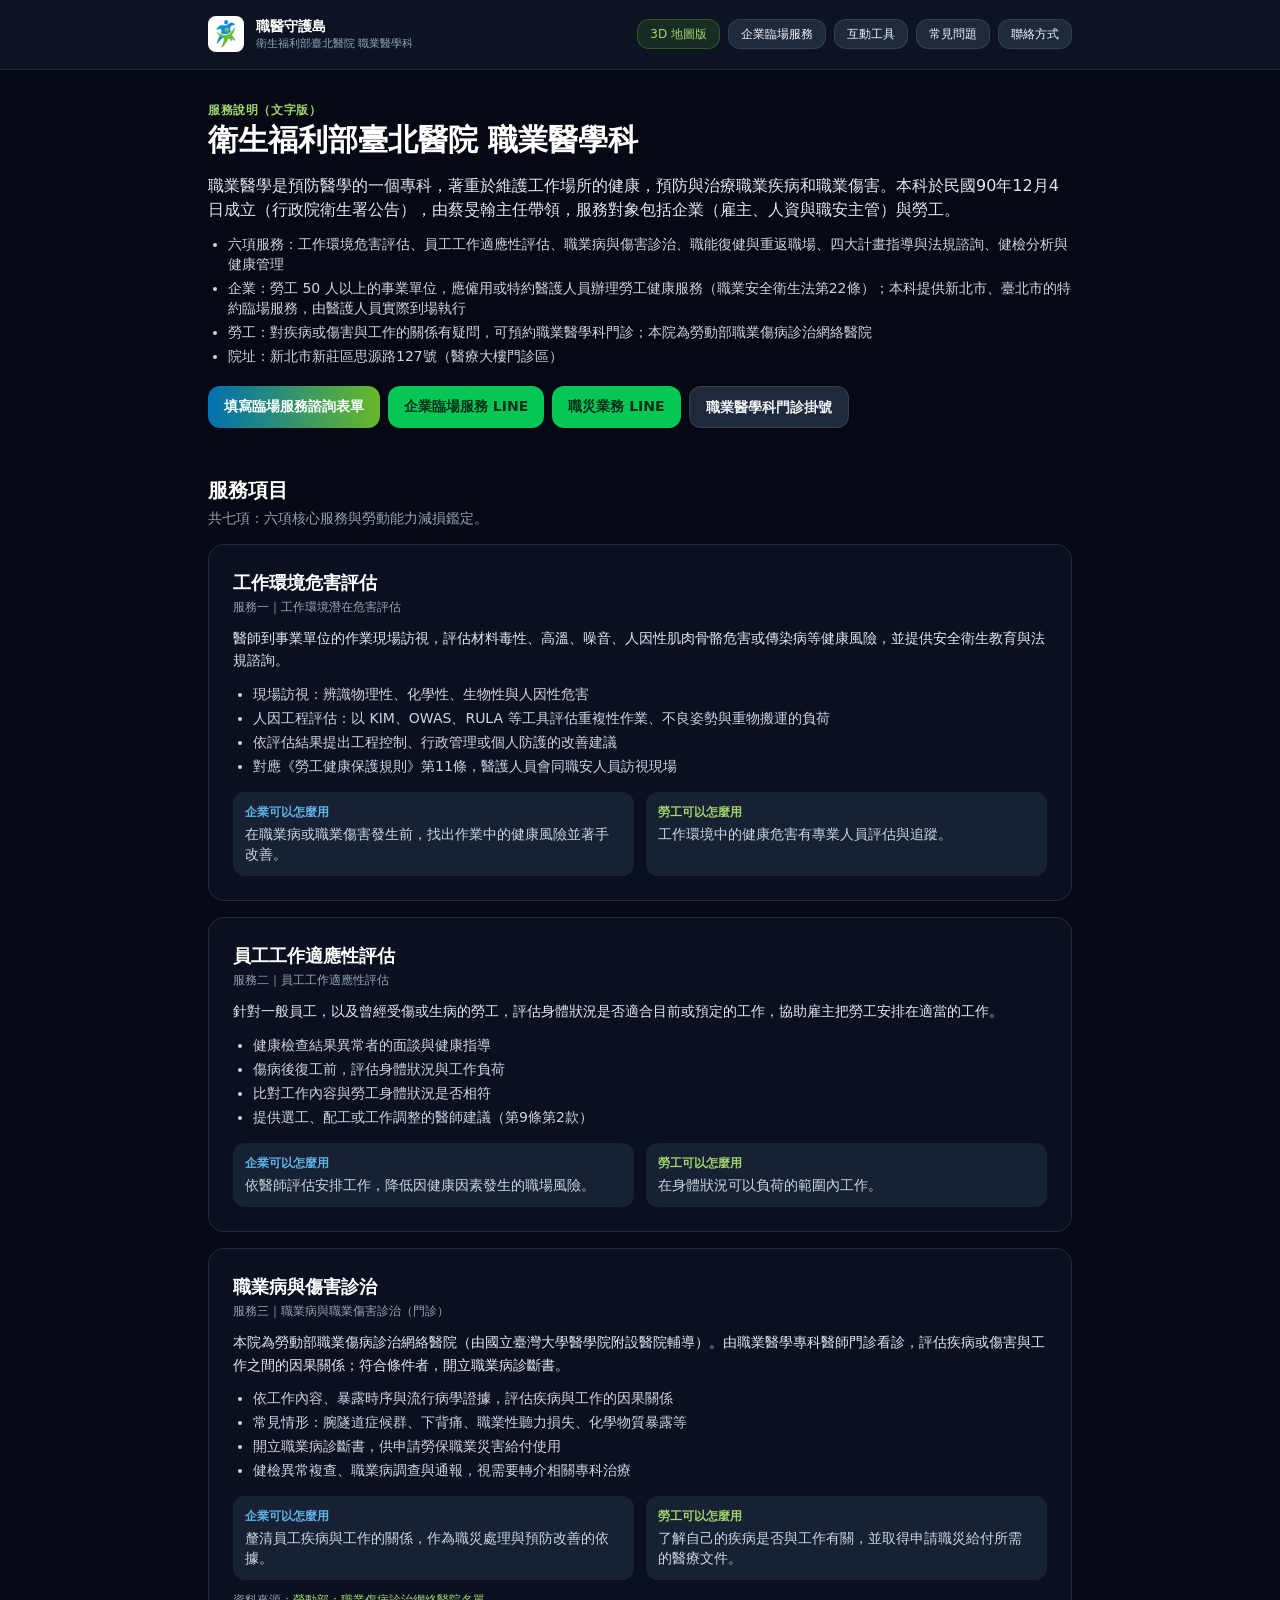
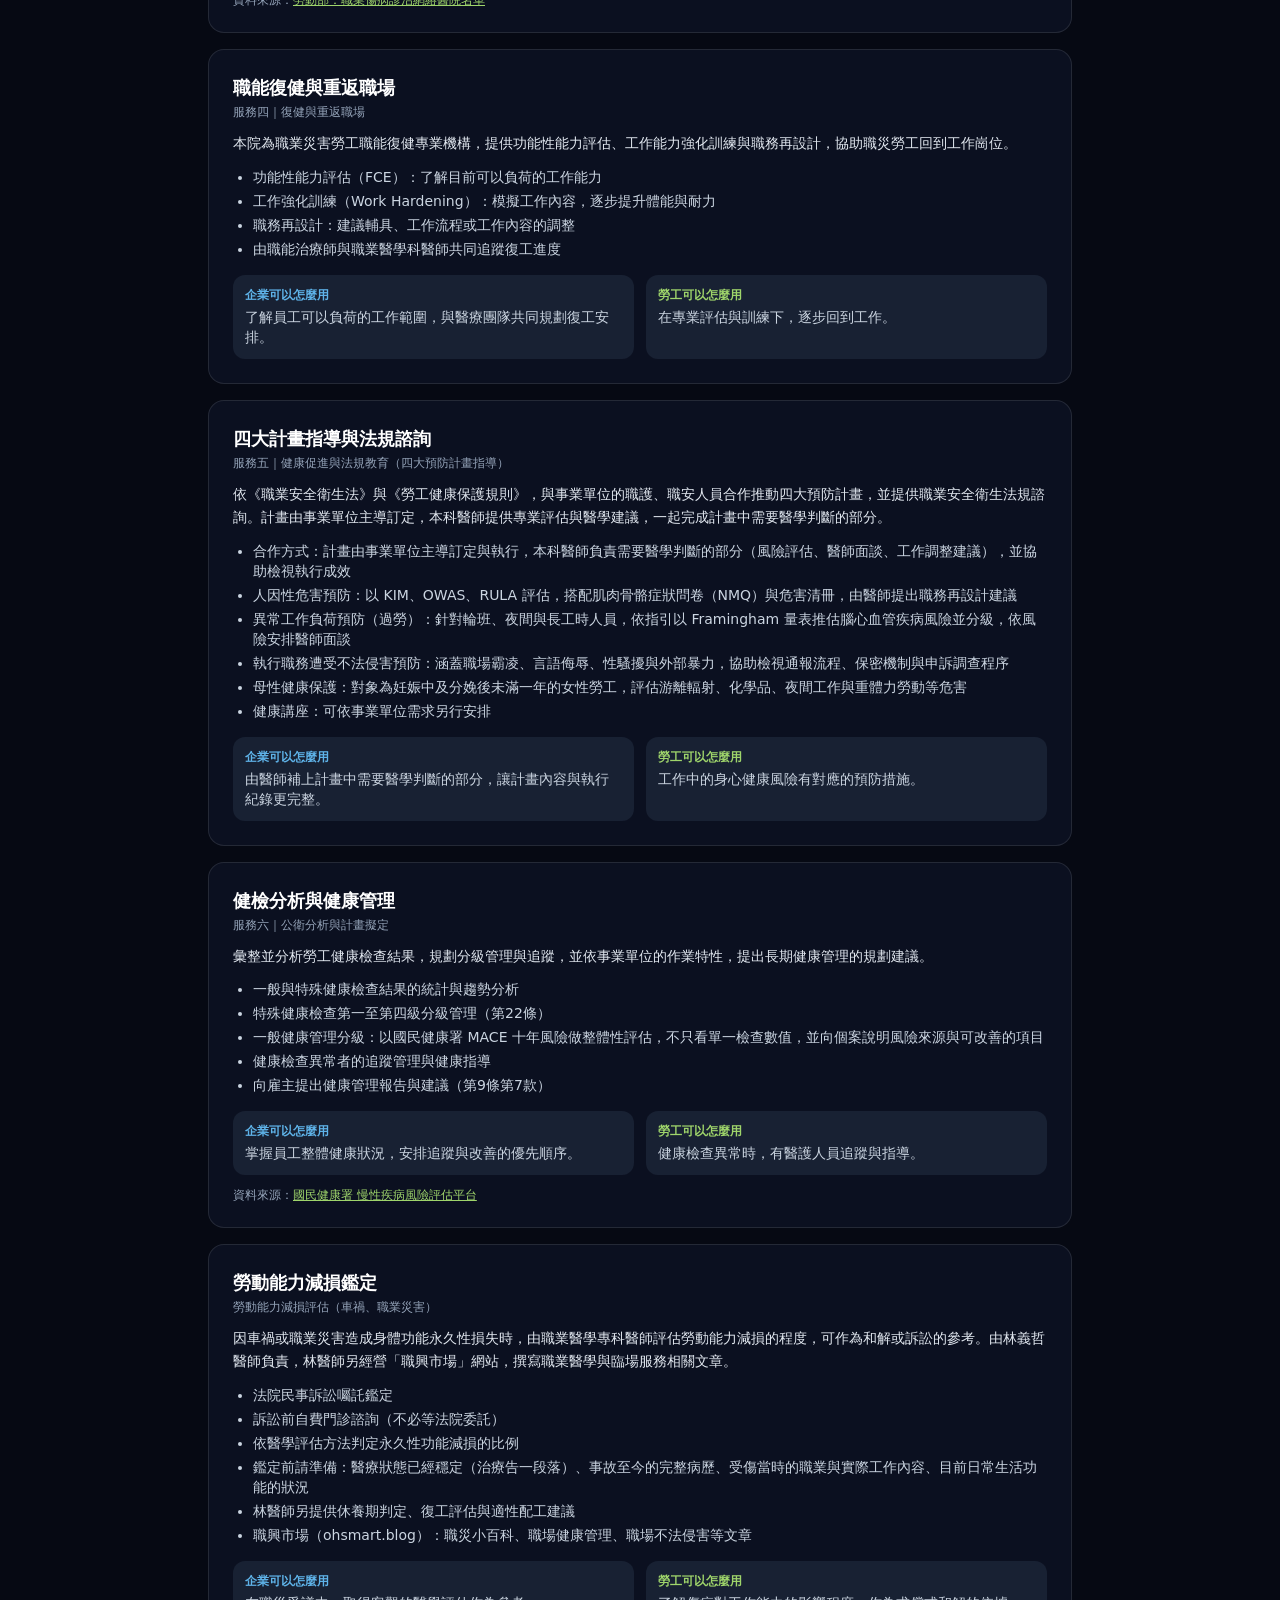
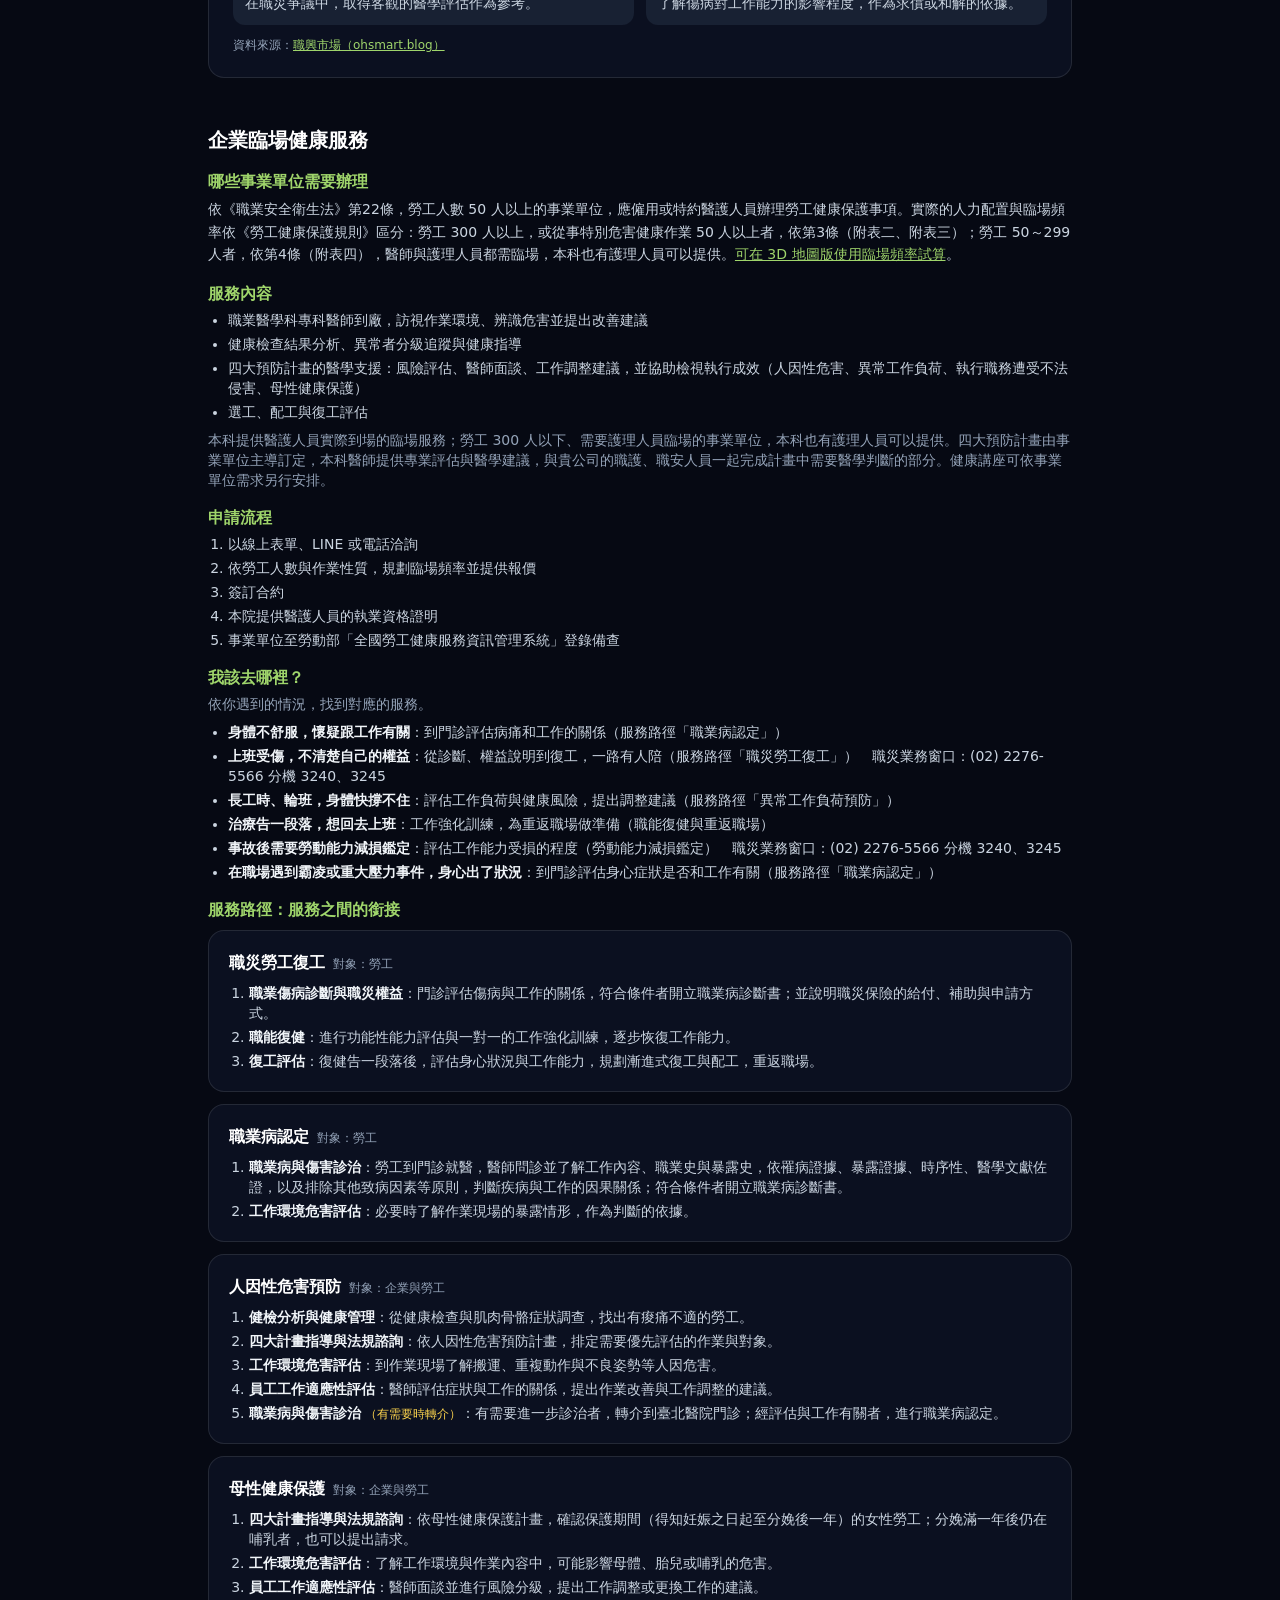
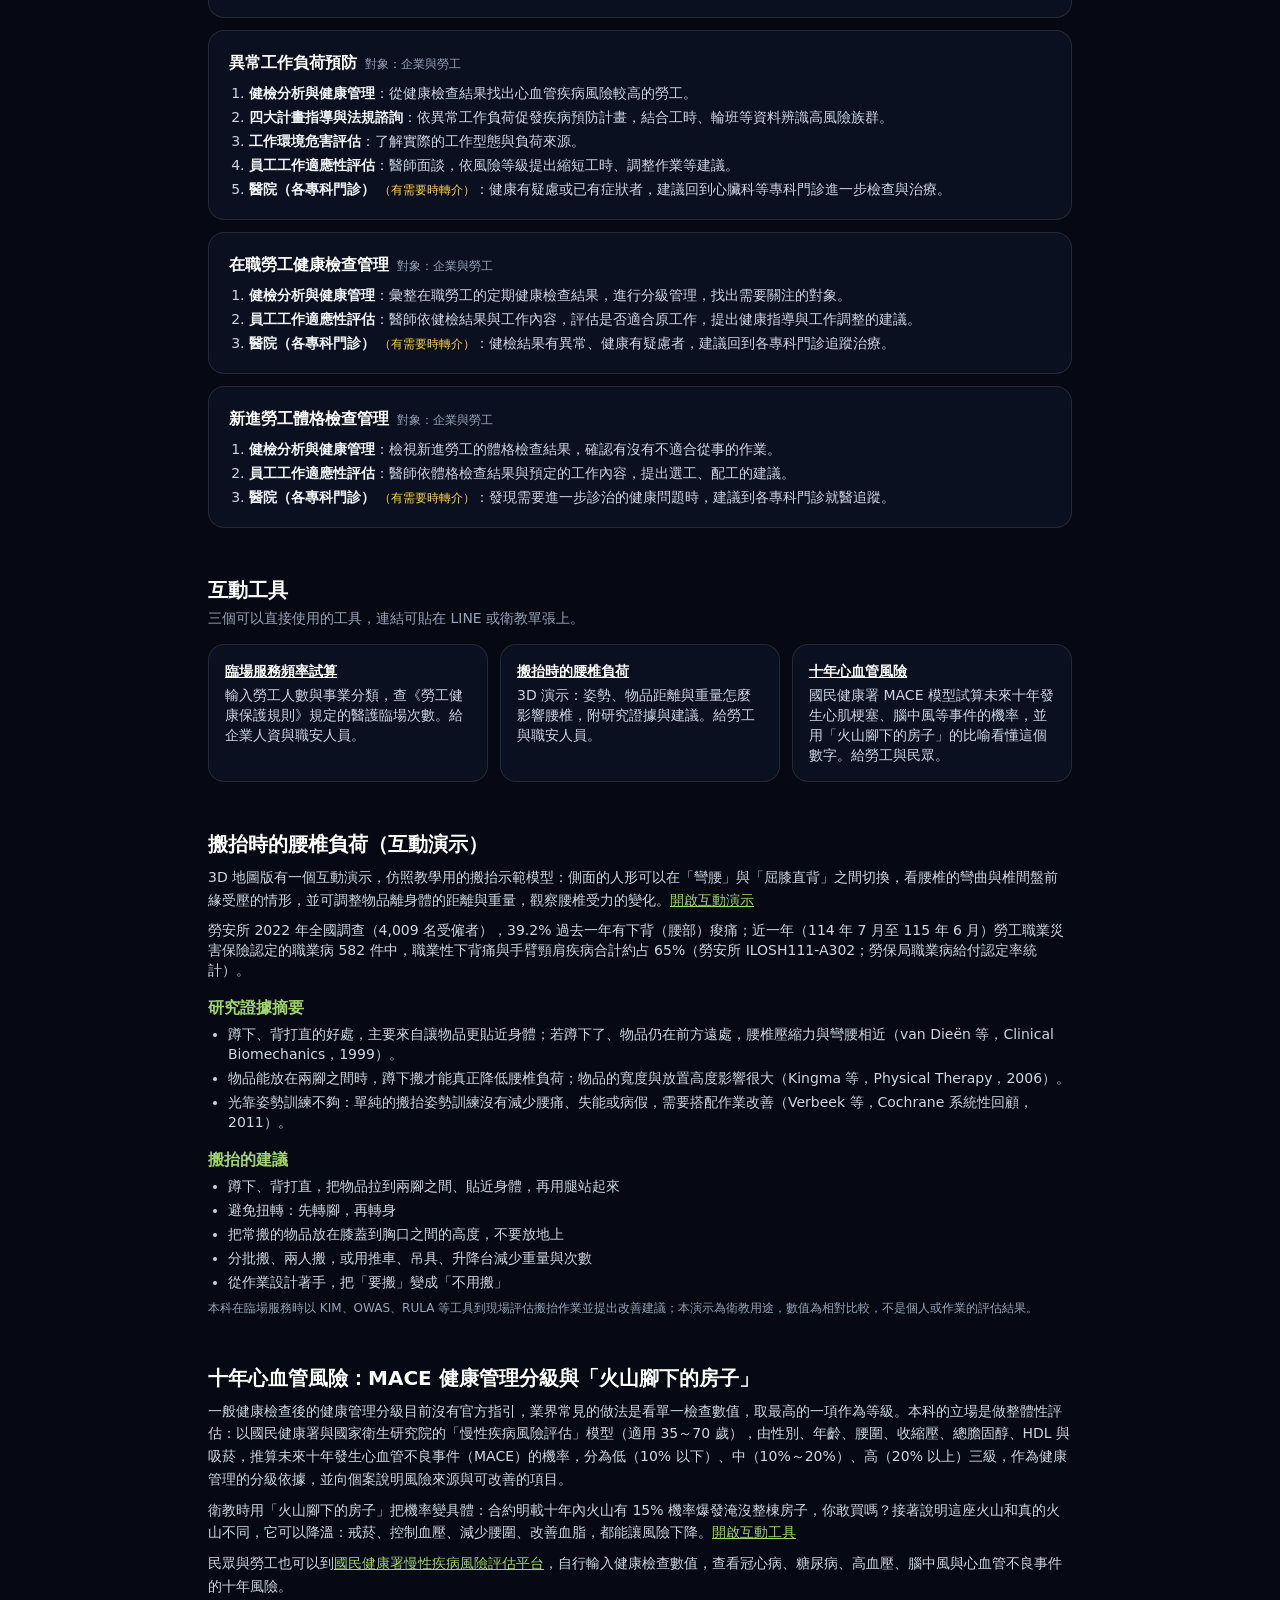
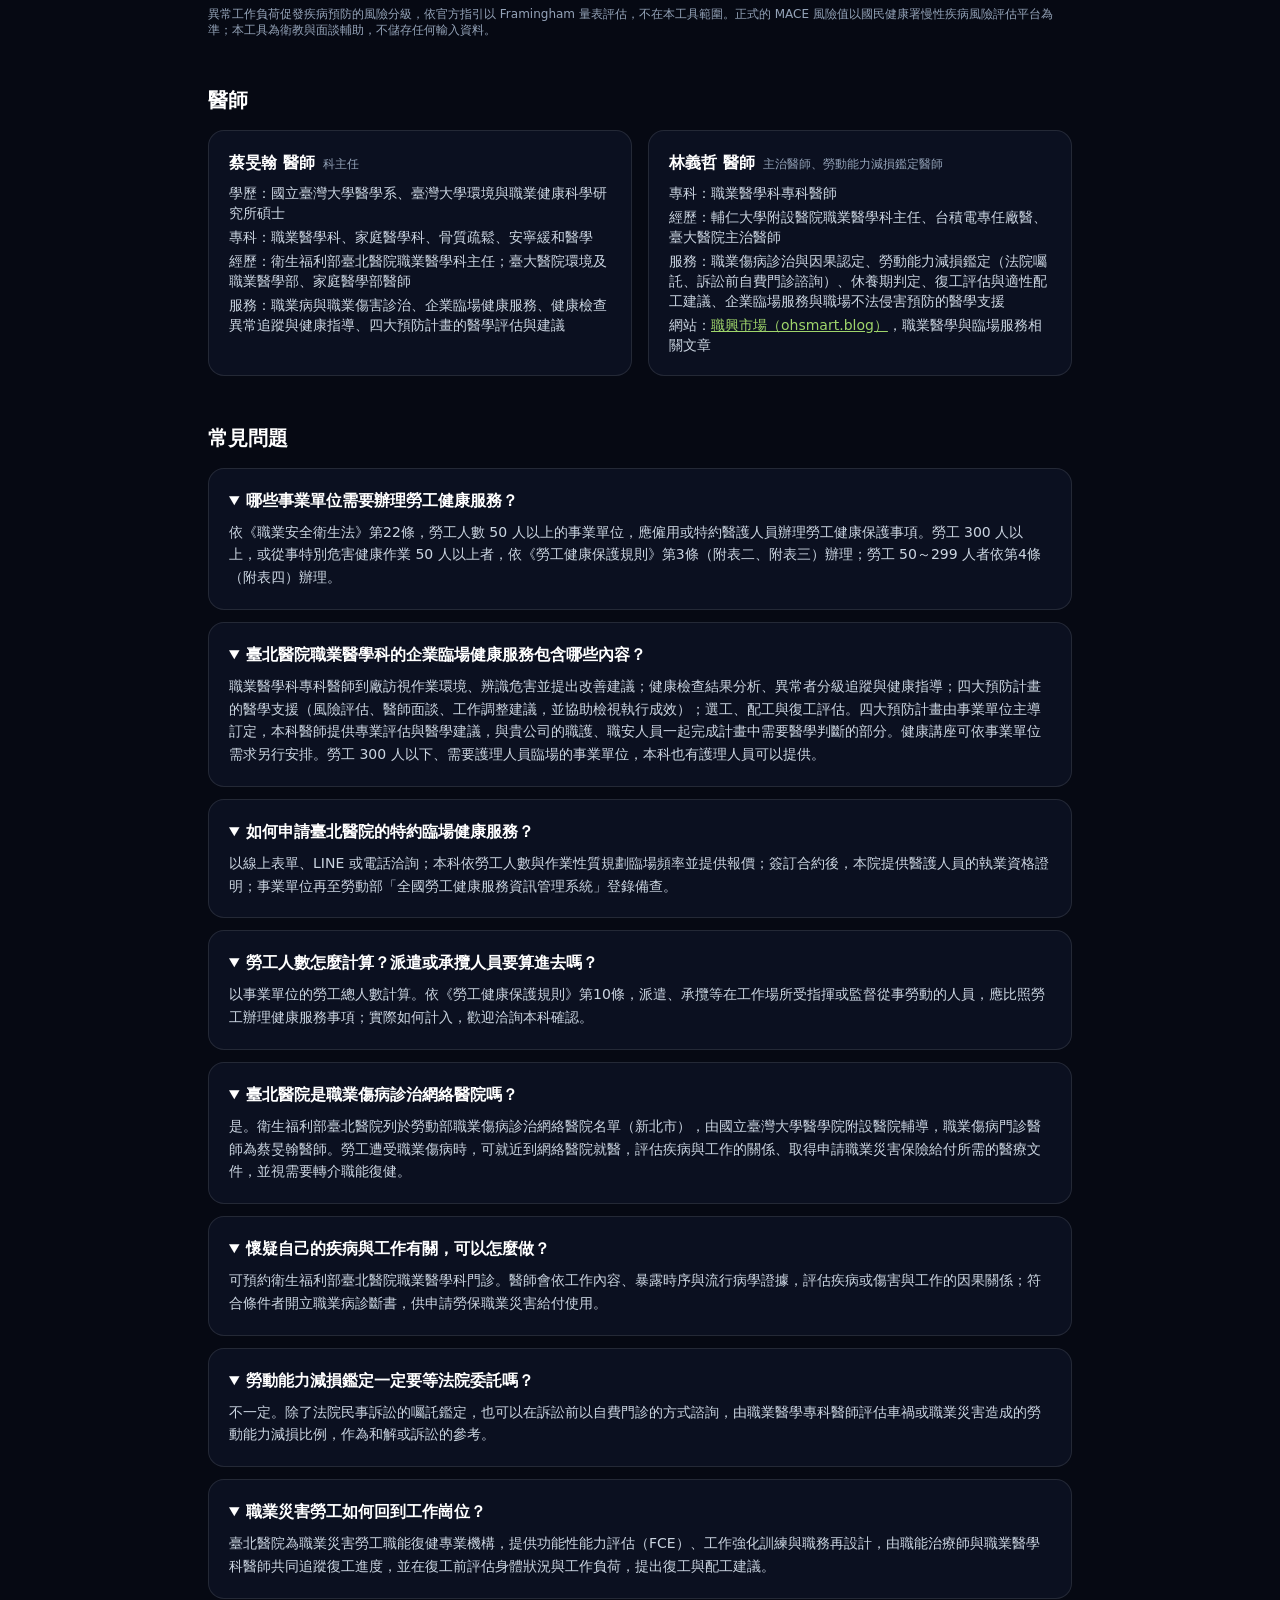
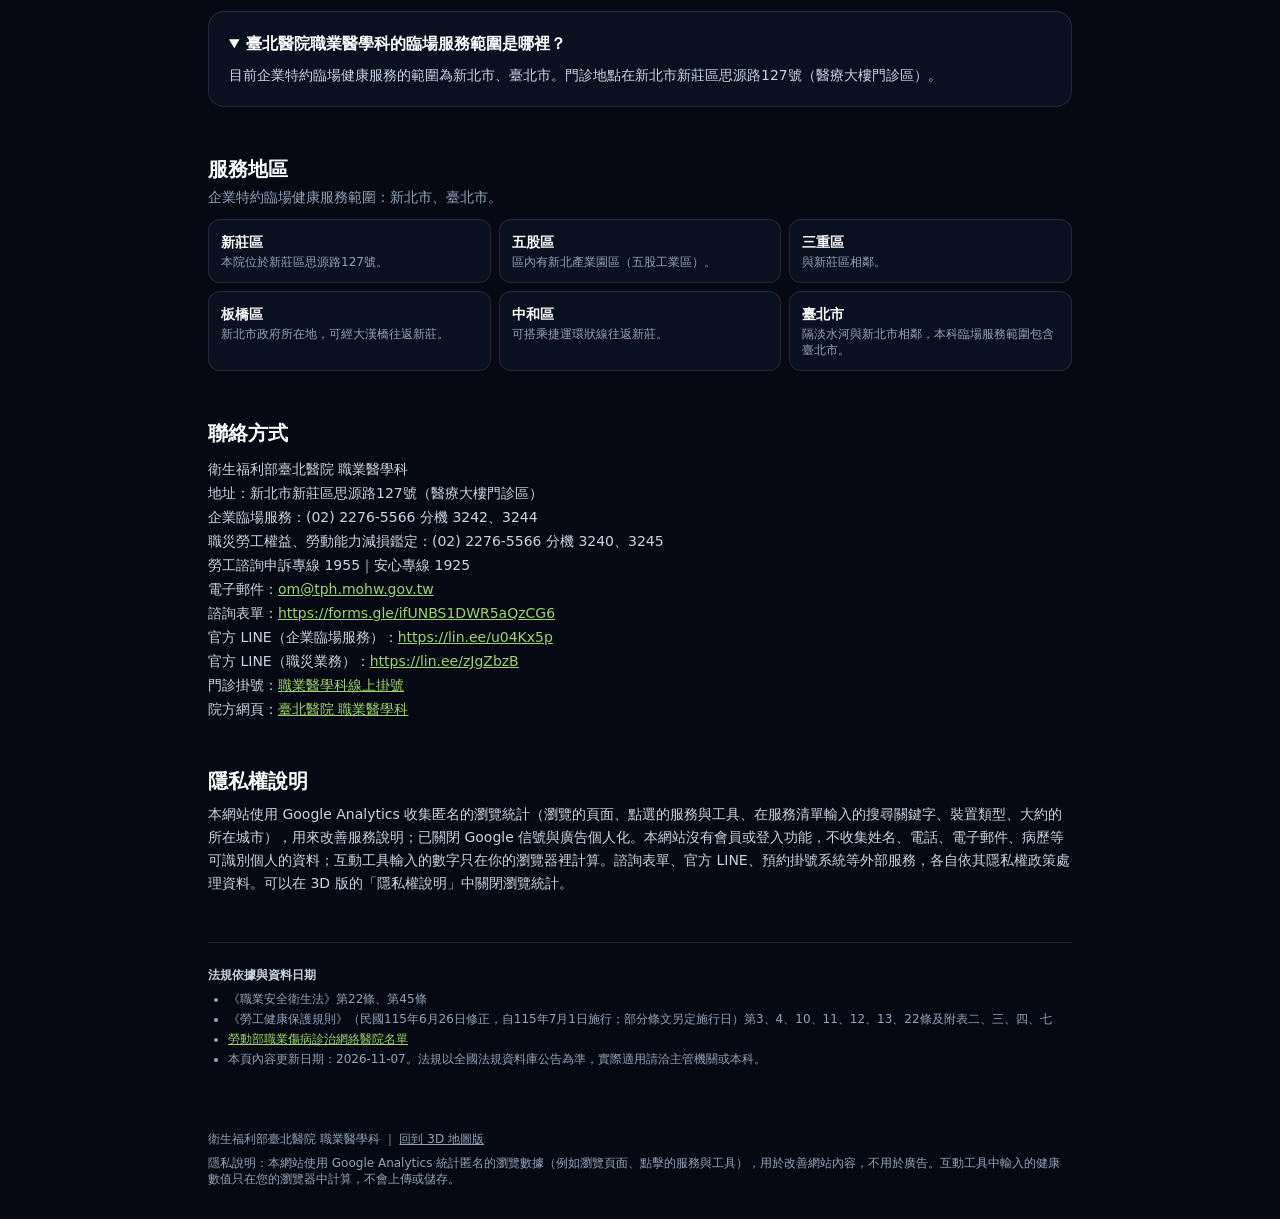
<file: services.html>
<!DOCTYPE html>
<html lang="zh-TW" class="dark">
<head>
  <meta charset="UTF-8">
  <meta name="viewport" content="width=device-width, initial-scale=1.0, viewport-fit=cover">
  <title>服務說明（文字版）｜衛生福利部臺北醫院 職業醫學科</title>
  <meta name="description" content="衛生福利部臺北醫院職業醫學科的服務說明：職業病與傷害診治門診、企業特約臨場健康服務、工作環境危害評估、員工工作適應性評估、職能復健與重返職場、四大預防計畫指導、健檢分析，以及勞動能力減損鑑定。含法規門檻、申請流程與常見問題。">
  <meta name="robots" content="index, follow, max-snippet:-1, max-image-preview:large">
  <link rel="canonical" href="https://nursingwork.github.io/tph-oh-island/services.html">
  <meta property="og:type" content="article">
  <meta property="og:locale" content="zh_TW">
  <meta property="og:title" content="服務說明（文字版）｜衛生福利部臺北醫院 職業醫學科">
  <meta property="og:description" content="職業病門診、企業臨場健康服務、職能復健與勞動能力減損鑑定：法規門檻、申請流程與常見問題。">
  <meta property="og:url" content="https://nursingwork.github.io/tph-oh-island/services.html">
  <meta property="og:image" content="https://nursingwork.github.io/tph-oh-island/assets/og-cover.jpg?v=20261120">
  <link rel="icon" type="image/png" sizes="64x64" href="assets/favicon.png">
  <link rel="stylesheet" href="tailwind.css">
  <script async src="https://www.googletagmanager.com/gtag/js?id=G-D66JKDGD3F"></script>
  <script>window.dataLayer=window.dataLayer||[];function gtag(){dataLayer.push(arguments);}gtag('js',new Date());gtag('config','G-D66JKDGD3F',{allow_google_signals:false,allow_ad_personalization_signals:false});</script>
  <script type="application/ld+json">{"@context":"https://schema.org","@graph":[{"@type":"WebPage","@id":"https://nursingwork.github.io/tph-oh-island/services.html#page","url":"https://nursingwork.github.io/tph-oh-island/services.html","name":"衛生福利部臺北醫院 職業醫學科｜服務說明（文字版）","inLanguage":"zh-TW","dateModified":"2026-11-07","isPartOf":{"@id":"https://nursingwork.github.io/tph-oh-island/#website"},"about":{"@id":"https://nursingwork.github.io/tph-oh-island/#clinic"}},{"@type":"BreadcrumbList","itemListElement":[{"@type":"ListItem","position":1,"name":"職醫守護島","item":"https://nursingwork.github.io/tph-oh-island/"},{"@type":"ListItem","position":2,"name":"服務說明（文字版）","item":"https://nursingwork.github.io/tph-oh-island/services.html"}]},{"@type":"FAQPage","mainEntity":[{"@type":"Question","name":"哪些事業單位需要辦理勞工健康服務？","acceptedAnswer":{"@type":"Answer","text":"依《職業安全衛生法》第22條，勞工人數 50 人以上的事業單位，應僱用或特約醫護人員辦理勞工健康保護事項。勞工 300 人以上，或從事特別危害健康作業 50 人以上者，依《勞工健康保護規則》第3條（附表二、附表三）辦理；勞工 50～299 人者依第4條（附表四）辦理。"}},{"@type":"Question","name":"臺北醫院職業醫學科的企業臨場健康服務包含哪些內容？","acceptedAnswer":{"@type":"Answer","text":"職業醫學科專科醫師到廠訪視作業環境、辨識危害並提出改善建議；健康檢查結果分析、異常者分級追蹤與健康指導；四大預防計畫的醫學支援（風險評估、醫師面談、工作調整建議，並協助檢視執行成效）；選工、配工與復工評估。四大預防計畫由事業單位主導訂定，本科醫師提供專業評估與醫學建議，與貴公司的職護、職安人員一起完成計畫中需要醫學判斷的部分。健康講座可依事業單位需求另行安排。勞工 300 人以下、需要護理人員臨場的事業單位，本科也有護理人員可以提供。"}},{"@type":"Question","name":"如何申請臺北醫院的特約臨場健康服務？","acceptedAnswer":{"@type":"Answer","text":"以線上表單、LINE 或電話洽詢；本科依勞工人數與作業性質規劃臨場頻率並提供報價；簽訂合約後，本院提供醫護人員的執業資格證明；事業單位再至勞動部「全國勞工健康服務資訊管理系統」登錄備查。"}},{"@type":"Question","name":"勞工人數怎麼計算？派遣或承攬人員要算進去嗎？","acceptedAnswer":{"@type":"Answer","text":"以事業單位的勞工總人數計算。依《勞工健康保護規則》第10條，派遣、承攬等在工作場所受指揮或監督從事勞動的人員，應比照勞工辦理健康服務事項；實際如何計入，歡迎洽詢本科確認。"}},{"@type":"Question","name":"臺北醫院是職業傷病診治網絡醫院嗎？","acceptedAnswer":{"@type":"Answer","text":"是。衛生福利部臺北醫院列於勞動部職業傷病診治網絡醫院名單（新北市），由國立臺灣大學醫學院附設醫院輔導，職業傷病門診醫師為蔡旻翰醫師。勞工遭受職業傷病時，可就近到網絡醫院就醫，評估疾病與工作的關係、取得申請職業災害保險給付所需的醫療文件，並視需要轉介職能復健。"}},{"@type":"Question","name":"懷疑自己的疾病與工作有關，可以怎麼做？","acceptedAnswer":{"@type":"Answer","text":"可預約衛生福利部臺北醫院職業醫學科門診。醫師會依工作內容、暴露時序與流行病學證據，評估疾病或傷害與工作的因果關係；符合條件者開立職業病診斷書，供申請勞保職業災害給付使用。"}},{"@type":"Question","name":"勞動能力減損鑑定一定要等法院委託嗎？","acceptedAnswer":{"@type":"Answer","text":"不一定。除了法院民事訴訟的囑託鑑定，也可以在訴訟前以自費門診的方式諮詢，由職業醫學專科醫師評估車禍或職業災害造成的勞動能力減損比例，作為和解或訴訟的參考。"}},{"@type":"Question","name":"職業災害勞工如何回到工作崗位？","acceptedAnswer":{"@type":"Answer","text":"臺北醫院為職業災害勞工職能復健專業機構，提供功能性能力評估（FCE）、工作強化訓練與職務再設計，由職能治療師與職業醫學科醫師共同追蹤復工進度，並在復工前評估身體狀況與工作負荷，提出復工與配工建議。"}},{"@type":"Question","name":"臺北醫院職業醫學科的臨場服務範圍是哪裡？","acceptedAnswer":{"@type":"Answer","text":"目前企業特約臨場健康服務的範圍為新北市、臺北市。門診地點在新北市新莊區思源路127號（醫療大樓門診區）。"}}]}]}</script>
  <style>body{background:#060913} html{scroll-behavior:smooth} @media (prefers-reduced-motion: reduce){html{scroll-behavior:auto}}</style>
</head>
<body class="text-slate-100 font-sans">
  <a href="#content" class="sr-only focus:not-sr-only focus:absolute focus:top-2 focus:left-2 focus:z-50 focus:px-3 focus:py-2 focus:bg-brand-500 focus:text-white focus:rounded-lg">跳到主要內容</a>
  <header class="border-b border-white/10 bg-slate-900/70">
    <div class="max-w-4xl mx-auto px-4 py-4 flex flex-wrap items-center justify-between gap-3">
      <a href="index.html" class="flex items-center gap-3">
        <img src="assets/logo-mark.png" alt="" width="36" height="36" class="w-9 h-9 rounded-lg bg-white p-1">
        <span><span class="block text-sm font-extrabold text-white">職醫守護島</span><span class="block text-[11px] text-slate-400">衛生福利部臺北醫院 職業醫學科</span></span>
      </a>
      <nav aria-label="主要" class="flex flex-wrap gap-2 text-xs">
        <a href="index.html" class="px-3 py-1.5 rounded-xl bg-brand-500/15 text-brand-300 border border-brand-500/30 hover:bg-brand-500/25">3D 地圖版</a>
        <a href="#enterprise" class="px-3 py-1.5 rounded-xl bg-slate-800 border border-white/10 hover:bg-slate-700">企業臨場服務</a>
        <a href="#tools" class="px-3 py-1.5 rounded-xl bg-slate-800 border border-white/10 hover:bg-slate-700">互動工具</a>
        <a href="#faq" class="px-3 py-1.5 rounded-xl bg-slate-800 border border-white/10 hover:bg-slate-700">常見問題</a>
        <a href="#contact" class="px-3 py-1.5 rounded-xl bg-slate-800 border border-white/10 hover:bg-slate-700">聯絡方式</a>
      </nav>
    </div>
  </header>

  <main id="content" class="max-w-4xl mx-auto px-4 py-8 space-y-12">
    <section>
      <p class="text-xs font-bold tracking-wider text-brand-300">服務說明（文字版）</p>
      <h1 class="mt-1 text-2xl md:text-3xl font-extrabold text-white leading-snug">衛生福利部臺北醫院 職業醫學科</h1>
      <p class="mt-4 text-sm md:text-base text-slate-200 leading-relaxed">職業醫學是預防醫學的一個專科，著重於維護工作場所的健康，預防與治療職業疾病和職業傷害。本科於民國90年12月4日成立（行政院衛生署公告），由蔡旻翰主任帶領，服務對象包括企業（雇主、人資與職安主管）與勞工。</p>
      <ul class="mt-3 list-disc pl-5 space-y-1 text-sm text-slate-300"><li>六項服務：工作環境危害評估、員工工作適應性評估、職業病與傷害診治、職能復健與重返職場、四大計畫指導與法規諮詢、健檢分析與健康管理</li><li>企業：勞工 50 人以上的事業單位，應僱用或特約醫護人員辦理勞工健康服務（職業安全衛生法第22條）；本科提供新北市、臺北市的特約臨場服務，由醫護人員實際到場執行</li><li>勞工：對疾病或傷害與工作的關係有疑問，可預約職業醫學科門診；本院為勞動部職業傷病診治網絡醫院</li><li>院址：新北市新莊區思源路127號（醫療大樓門診區）</li></ul>
      <div class="mt-5 flex flex-wrap gap-2 text-sm">
        <a href="https://forms.gle/ifUNBS1DWR5aQzCG6" target="_blank" rel="noopener noreferrer" class="px-4 py-2.5 rounded-xl bg-gradient-to-r from-medblue-600 to-brand-500 text-white font-bold">填寫臨場服務諮詢表單</a>
        <a href="https://lin.ee/u04Kx5p" target="_blank" rel="noopener noreferrer" class="px-4 py-2.5 rounded-xl bg-[#06c755] text-[#06301a] font-bold">企業臨場服務 LINE</a>
        <a href="https://lin.ee/zJgZbzB" target="_blank" rel="noopener noreferrer" class="px-4 py-2.5 rounded-xl bg-[#06c755] text-[#06301a] font-bold">職災業務 LINE</a>
        <a href="https://nreg.tph.mohw.gov.tw/OReg/OpoDoctorsVisitListPage?sectcategory=%E5%85%A7%E7%A7%91%E7%B3%BB&amp;sectid=0106&amp;sectname=%E8%81%B7%E6%A5%AD%E9%86%AB%E5%AD%B8%E7%A7%91&amp;showcd=N" target="_blank" rel="noopener noreferrer" class="px-4 py-2.5 rounded-xl bg-slate-800 border border-white/10 font-bold">職業醫學科門診掛號</a>
      </div>
    </section>

    <section id="services" aria-labelledby="h-services">
      <h2 id="h-services" class="text-xl font-extrabold text-white">服務項目</h2>
      <p class="mt-1 text-sm text-slate-400">共七項：六項核心服務與勞動能力減損鑑定。</p>
      <div class="mt-4 space-y-4">
      <article id="service-1" class="rounded-2xl border border-white/10 bg-slate-900/60 p-5 md:p-6">
        <h3 class="text-lg font-extrabold text-white">工作環境危害評估</h3>
        <p class="text-xs text-slate-400 mt-0.5">服務一｜工作環境潛在危害評估</p>
        <p class="mt-3 text-sm text-slate-200 leading-relaxed">醫師到事業單位的作業現場訪視，評估材料毒性、高溫、噪音、人因性肌肉骨骼危害或傳染病等健康風險，並提供安全衛生教育與法規諮詢。</p>
        <ul class="mt-3 list-disc pl-5 space-y-1 text-sm text-slate-300"><li>現場訪視：辨識物理性、化學性、生物性與人因性危害</li><li>人因工程評估：以 KIM、OWAS、RULA 等工具評估重複性作業、不良姿勢與重物搬運的負荷</li><li>依評估結果提出工程控制、行政管理或個人防護的改善建議</li><li>對應《勞工健康保護規則》第11條，醫護人員會同職安人員訪視現場</li></ul>
        <dl class="mt-4 grid grid-cols-1 sm:grid-cols-2 gap-3 text-sm">
          <div class="rounded-xl bg-slate-800/70 p-3"><dt class="text-xs font-bold text-medblue-300">企業可以怎麼用</dt><dd class="text-slate-300 mt-1">在職業病或職業傷害發生前，找出作業中的健康風險並著手改善。</dd></div>
          <div class="rounded-xl bg-slate-800/70 p-3"><dt class="text-xs font-bold text-brand-300">勞工可以怎麼用</dt><dd class="text-slate-300 mt-1">工作環境中的健康危害有專業人員評估與追蹤。</dd></div>
        </dl>
        
      </article>
      <article id="service-2" class="rounded-2xl border border-white/10 bg-slate-900/60 p-5 md:p-6">
        <h3 class="text-lg font-extrabold text-white">員工工作適應性評估</h3>
        <p class="text-xs text-slate-400 mt-0.5">服務二｜員工工作適應性評估</p>
        <p class="mt-3 text-sm text-slate-200 leading-relaxed">針對一般員工，以及曾經受傷或生病的勞工，評估身體狀況是否適合目前或預定的工作，協助雇主把勞工安排在適當的工作。</p>
        <ul class="mt-3 list-disc pl-5 space-y-1 text-sm text-slate-300"><li>健康檢查結果異常者的面談與健康指導</li><li>傷病後復工前，評估身體狀況與工作負荷</li><li>比對工作內容與勞工身體狀況是否相符</li><li>提供選工、配工或工作調整的醫師建議（第9條第2款）</li></ul>
        <dl class="mt-4 grid grid-cols-1 sm:grid-cols-2 gap-3 text-sm">
          <div class="rounded-xl bg-slate-800/70 p-3"><dt class="text-xs font-bold text-medblue-300">企業可以怎麼用</dt><dd class="text-slate-300 mt-1">依醫師評估安排工作，降低因健康因素發生的職場風險。</dd></div>
          <div class="rounded-xl bg-slate-800/70 p-3"><dt class="text-xs font-bold text-brand-300">勞工可以怎麼用</dt><dd class="text-slate-300 mt-1">在身體狀況可以負荷的範圍內工作。</dd></div>
        </dl>
        
      </article>
      <article id="service-3" class="rounded-2xl border border-white/10 bg-slate-900/60 p-5 md:p-6">
        <h3 class="text-lg font-extrabold text-white">職業病與傷害診治</h3>
        <p class="text-xs text-slate-400 mt-0.5">服務三｜職業病與職業傷害診治（門診）</p>
        <p class="mt-3 text-sm text-slate-200 leading-relaxed">本院為勞動部職業傷病診治網絡醫院（由國立臺灣大學醫學院附設醫院輔導）。由職業醫學專科醫師門診看診，評估疾病或傷害與工作之間的因果關係；符合條件者，開立職業病診斷書。</p>
        <ul class="mt-3 list-disc pl-5 space-y-1 text-sm text-slate-300"><li>依工作內容、暴露時序與流行病學證據，評估疾病與工作的因果關係</li><li>常見情形：腕隧道症候群、下背痛、職業性聽力損失、化學物質暴露等</li><li>開立職業病診斷書，供申請勞保職業災害給付使用</li><li>健檢異常複查、職業病調查與通報，視需要轉介相關專科治療</li></ul>
        <dl class="mt-4 grid grid-cols-1 sm:grid-cols-2 gap-3 text-sm">
          <div class="rounded-xl bg-slate-800/70 p-3"><dt class="text-xs font-bold text-medblue-300">企業可以怎麼用</dt><dd class="text-slate-300 mt-1">釐清員工疾病與工作的關係，作為職災處理與預防改善的依據。</dd></div>
          <div class="rounded-xl bg-slate-800/70 p-3"><dt class="text-xs font-bold text-brand-300">勞工可以怎麼用</dt><dd class="text-slate-300 mt-1">了解自己的疾病是否與工作有關，並取得申請職災給付所需的醫療文件。</dd></div>
        </dl>
        <p class="mt-3 text-xs text-slate-400">資料來源：<a class="underline text-brand-300" href="https://www.mol.gov.tw/1607/1632/1640/57335/" target="_blank" rel="noopener noreferrer">勞動部：職業傷病診治網絡醫院名單</a></p>
      </article>
      <article id="service-4" class="rounded-2xl border border-white/10 bg-slate-900/60 p-5 md:p-6">
        <h3 class="text-lg font-extrabold text-white">職能復健與重返職場</h3>
        <p class="text-xs text-slate-400 mt-0.5">服務四｜復健與重返職場</p>
        <p class="mt-3 text-sm text-slate-200 leading-relaxed">本院為職業災害勞工職能復健專業機構，提供功能性能力評估、工作能力強化訓練與職務再設計，協助職災勞工回到工作崗位。</p>
        <ul class="mt-3 list-disc pl-5 space-y-1 text-sm text-slate-300"><li>功能性能力評估（FCE）：了解目前可以負荷的工作能力</li><li>工作強化訓練（Work Hardening）：模擬工作內容，逐步提升體能與耐力</li><li>職務再設計：建議輔具、工作流程或工作內容的調整</li><li>由職能治療師與職業醫學科醫師共同追蹤復工進度</li></ul>
        <dl class="mt-4 grid grid-cols-1 sm:grid-cols-2 gap-3 text-sm">
          <div class="rounded-xl bg-slate-800/70 p-3"><dt class="text-xs font-bold text-medblue-300">企業可以怎麼用</dt><dd class="text-slate-300 mt-1">了解員工可以負荷的工作範圍，與醫療團隊共同規劃復工安排。</dd></div>
          <div class="rounded-xl bg-slate-800/70 p-3"><dt class="text-xs font-bold text-brand-300">勞工可以怎麼用</dt><dd class="text-slate-300 mt-1">在專業評估與訓練下，逐步回到工作。</dd></div>
        </dl>
        
      </article>
      <article id="service-5" class="rounded-2xl border border-white/10 bg-slate-900/60 p-5 md:p-6">
        <h3 class="text-lg font-extrabold text-white">四大計畫指導與法規諮詢</h3>
        <p class="text-xs text-slate-400 mt-0.5">服務五｜健康促進與法規教育（四大預防計畫指導）</p>
        <p class="mt-3 text-sm text-slate-200 leading-relaxed">依《職業安全衛生法》與《勞工健康保護規則》，與事業單位的職護、職安人員合作推動四大預防計畫，並提供職業安全衛生法規諮詢。計畫由事業單位主導訂定，本科醫師提供專業評估與醫學建議，一起完成計畫中需要醫學判斷的部分。</p>
        <ul class="mt-3 list-disc pl-5 space-y-1 text-sm text-slate-300"><li>合作方式：計畫由事業單位主導訂定與執行，本科醫師負責需要醫學判斷的部分（風險評估、醫師面談、工作調整建議），並協助檢視執行成效</li><li>人因性危害預防：以 KIM、OWAS、RULA 評估，搭配肌肉骨骼症狀問卷（NMQ）與危害清冊，由醫師提出職務再設計建議</li><li>異常工作負荷預防（過勞）：針對輪班、夜間與長工時人員，依指引以 Framingham 量表推估腦心血管疾病風險並分級，依風險安排醫師面談</li><li>執行職務遭受不法侵害預防：涵蓋職場霸凌、言語侮辱、性騷擾與外部暴力，協助檢視通報流程、保密機制與申訴調查程序</li><li>母性健康保護：對象為妊娠中及分娩後未滿一年的女性勞工，評估游離輻射、化學品、夜間工作與重體力勞動等危害</li><li>健康講座：可依事業單位需求另行安排</li></ul>
        <dl class="mt-4 grid grid-cols-1 sm:grid-cols-2 gap-3 text-sm">
          <div class="rounded-xl bg-slate-800/70 p-3"><dt class="text-xs font-bold text-medblue-300">企業可以怎麼用</dt><dd class="text-slate-300 mt-1">由醫師補上計畫中需要醫學判斷的部分，讓計畫內容與執行紀錄更完整。</dd></div>
          <div class="rounded-xl bg-slate-800/70 p-3"><dt class="text-xs font-bold text-brand-300">勞工可以怎麼用</dt><dd class="text-slate-300 mt-1">工作中的身心健康風險有對應的預防措施。</dd></div>
        </dl>
        
      </article>
      <article id="service-6" class="rounded-2xl border border-white/10 bg-slate-900/60 p-5 md:p-6">
        <h3 class="text-lg font-extrabold text-white">健檢分析與健康管理</h3>
        <p class="text-xs text-slate-400 mt-0.5">服務六｜公衛分析與計畫擬定</p>
        <p class="mt-3 text-sm text-slate-200 leading-relaxed">彙整並分析勞工健康檢查結果，規劃分級管理與追蹤，並依事業單位的作業特性，提出長期健康管理的規劃建議。</p>
        <ul class="mt-3 list-disc pl-5 space-y-1 text-sm text-slate-300"><li>一般與特殊健康檢查結果的統計與趨勢分析</li><li>特殊健康檢查第一至第四級分級管理（第22條）</li><li>一般健康管理分級：以國民健康署 MACE 十年風險做整體性評估，不只看單一檢查數值，並向個案說明風險來源與可改善的項目</li><li>健康檢查異常者的追蹤管理與健康指導</li><li>向雇主提出健康管理報告與建議（第9條第7款）</li></ul>
        <dl class="mt-4 grid grid-cols-1 sm:grid-cols-2 gap-3 text-sm">
          <div class="rounded-xl bg-slate-800/70 p-3"><dt class="text-xs font-bold text-medblue-300">企業可以怎麼用</dt><dd class="text-slate-300 mt-1">掌握員工整體健康狀況，安排追蹤與改善的優先順序。</dd></div>
          <div class="rounded-xl bg-slate-800/70 p-3"><dt class="text-xs font-bold text-brand-300">勞工可以怎麼用</dt><dd class="text-slate-300 mt-1">健康檢查異常時，有醫護人員追蹤與指導。</dd></div>
        </dl>
        <p class="mt-3 text-xs text-slate-400">資料來源：<a class="underline text-brand-300" href="https://cdrc.hpa.gov.tw/" target="_blank" rel="noopener noreferrer">國民健康署 慢性疾病風險評估平台</a></p>
      </article>
      <article id="service-7" class="rounded-2xl border border-white/10 bg-slate-900/60 p-5 md:p-6">
        <h3 class="text-lg font-extrabold text-white">勞動能力減損鑑定</h3>
        <p class="text-xs text-slate-400 mt-0.5">勞動能力減損評估（車禍、職業災害）</p>
        <p class="mt-3 text-sm text-slate-200 leading-relaxed">因車禍或職業災害造成身體功能永久性損失時，由職業醫學專科醫師評估勞動能力減損的程度，可作為和解或訴訟的參考。由林義哲醫師負責，林醫師另經營「職興市場」網站，撰寫職業醫學與臨場服務相關文章。</p>
        <ul class="mt-3 list-disc pl-5 space-y-1 text-sm text-slate-300"><li>法院民事訴訟囑託鑑定</li><li>訴訟前自費門診諮詢（不必等法院委託）</li><li>依醫學評估方法判定永久性功能減損的比例</li><li>鑑定前請準備：醫療狀態已經穩定（治療告一段落）、事故至今的完整病歷、受傷當時的職業與實際工作內容、目前日常生活功能的狀況</li><li>林醫師另提供休養期判定、復工評估與適性配工建議</li><li>職興市場（ohsmart.blog）：職災小百科、職場健康管理、職場不法侵害等文章</li></ul>
        <dl class="mt-4 grid grid-cols-1 sm:grid-cols-2 gap-3 text-sm">
          <div class="rounded-xl bg-slate-800/70 p-3"><dt class="text-xs font-bold text-medblue-300">企業可以怎麼用</dt><dd class="text-slate-300 mt-1">在職災爭議中，取得客觀的醫學評估作為參考。</dd></div>
          <div class="rounded-xl bg-slate-800/70 p-3"><dt class="text-xs font-bold text-brand-300">勞工可以怎麼用</dt><dd class="text-slate-300 mt-1">了解傷病對工作能力的影響程度，作為求償或和解的依據。</dd></div>
        </dl>
        <p class="mt-3 text-xs text-slate-400">資料來源：<a class="underline text-brand-300" href="https://ohsmart.blog/" target="_blank" rel="noopener noreferrer">職興市場（ohsmart.blog）</a></p>
      </article></div>
    </section>

    <section id="enterprise" aria-labelledby="h-ent">
      <h2 id="h-ent" class="text-xl font-extrabold text-white">企業臨場健康服務</h2>
      <h3 class="mt-4 font-bold text-brand-300">哪些事業單位需要辦理</h3>
      <p class="mt-1 text-sm text-slate-300 leading-relaxed">依《職業安全衛生法》第22條，勞工人數 50 人以上的事業單位，應僱用或特約醫護人員辦理勞工健康保護事項。實際的人力配置與臨場頻率依《勞工健康保護規則》區分：勞工 300 人以上，或從事特別危害健康作業 50 人以上者，依第3條（附表二、附表三）；勞工 50～299 人者，依第4條（附表四），醫師與護理人員都需臨場，本科也有護理人員可以提供。<a href="index.html#calc" class="underline text-brand-300">可在 3D 地圖版使用臨場頻率試算</a>。</p>
      <h3 class="mt-4 font-bold text-brand-300">服務內容</h3>
      <ul class="mt-1 list-disc pl-5 space-y-1 text-sm text-slate-300">
        <li>職業醫學科專科醫師到廠，訪視作業環境、辨識危害並提出改善建議</li>
        <li>健康檢查結果分析、異常者分級追蹤與健康指導</li>
        <li>四大預防計畫的醫學支援：風險評估、醫師面談、工作調整建議，並協助檢視執行成效（人因性危害、異常工作負荷、執行職務遭受不法侵害、母性健康保護）</li>
        <li>選工、配工與復工評估</li>
      </ul>
      <p class="mt-2 text-sm text-slate-400">本科提供醫護人員實際到場的臨場服務；勞工 300 人以下、需要護理人員臨場的事業單位，本科也有護理人員可以提供。四大預防計畫由事業單位主導訂定，本科醫師提供專業評估與醫學建議，與貴公司的職護、職安人員一起完成計畫中需要醫學判斷的部分。健康講座可依事業單位需求另行安排。</p>
      <h3 class="mt-4 font-bold text-brand-300">申請流程</h3>
      <ol class="mt-1 list-decimal pl-5 space-y-1 text-sm text-slate-300">
        <li>以線上表單、LINE 或電話洽詢</li>
        <li>依勞工人數與作業性質，規劃臨場頻率並提供報價</li>
        <li>簽訂合約</li>
        <li>本院提供醫護人員的執業資格證明</li>
        <li>事業單位至勞動部「全國勞工健康服務資訊管理系統」登錄備查</li>
      </ol>
      <h3 class="mt-4 font-bold text-brand-300">我該去哪裡？</h3>
      <p class="mt-1 text-sm text-slate-400">依你遇到的情況，找到對應的服務。</p>
      <ul class="mt-2 list-disc pl-5 space-y-1 text-sm text-slate-300"><li><strong class="text-slate-100">身體不舒服，懷疑跟工作有關</strong>：到門診評估病痛和工作的關係（服務路徑「職業病認定」）</li><li><strong class="text-slate-100">上班受傷，不清楚自己的權益</strong>：從診斷、權益說明到復工，一路有人陪（服務路徑「職災勞工復工」）　職災業務窗口：(02) 2276-5566 分機 3240、3245</li><li><strong class="text-slate-100">長工時、輪班，身體快撐不住</strong>：評估工作負荷與健康風險，提出調整建議（服務路徑「異常工作負荷預防」）</li><li><strong class="text-slate-100">治療告一段落，想回去上班</strong>：工作強化訓練，為重返職場做準備（職能復健與重返職場）</li><li><strong class="text-slate-100">事故後需要勞動能力減損鑑定</strong>：評估工作能力受損的程度（勞動能力減損鑑定）　職災業務窗口：(02) 2276-5566 分機 3240、3245</li><li><strong class="text-slate-100">在職場遇到霸凌或重大壓力事件，身心出了狀況</strong>：到門診評估身心症狀是否和工作有關（服務路徑「職業病認定」）</li></ul>
      <h3 class="mt-4 font-bold text-brand-300">服務路徑：服務之間的銜接</h3>
      <ul class="mt-2 space-y-3">
      <li class="rounded-2xl border border-white/10 bg-slate-900/60 p-5">
        <h3 class="font-bold text-white">職災勞工復工<span class="ml-2 text-xs font-normal text-slate-400">對象：勞工</span></h3>
        <ol class="mt-2 list-decimal pl-5 space-y-1 text-sm text-slate-300"><li><strong class="text-slate-100">職業傷病診斷與職災權益</strong>：門診評估傷病與工作的關係，符合條件者開立職業病診斷書；並說明職災保險的給付、補助與申請方式。</li><li><strong class="text-slate-100">職能復健</strong>：進行功能性能力評估與一對一的工作強化訓練，逐步恢復工作能力。</li><li><strong class="text-slate-100">復工評估</strong>：復健告一段落後，評估身心狀況與工作能力，規劃漸進式復工與配工，重返職場。</li></ol>
      </li>
      <li class="rounded-2xl border border-white/10 bg-slate-900/60 p-5">
        <h3 class="font-bold text-white">職業病認定<span class="ml-2 text-xs font-normal text-slate-400">對象：勞工</span></h3>
        <ol class="mt-2 list-decimal pl-5 space-y-1 text-sm text-slate-300"><li><strong class="text-slate-100">職業病與傷害診治</strong>：勞工到門診就醫，醫師問診並了解工作內容、職業史與暴露史，依罹病證據、暴露證據、時序性、醫學文獻佐證，以及排除其他致病因素等原則，判斷疾病與工作的因果關係；符合條件者開立職業病診斷書。</li><li><strong class="text-slate-100">工作環境危害評估</strong>：必要時了解作業現場的暴露情形，作為判斷的依據。</li></ol>
      </li>
      <li class="rounded-2xl border border-white/10 bg-slate-900/60 p-5">
        <h3 class="font-bold text-white">人因性危害預防<span class="ml-2 text-xs font-normal text-slate-400">對象：企業與勞工</span></h3>
        <ol class="mt-2 list-decimal pl-5 space-y-1 text-sm text-slate-300"><li><strong class="text-slate-100">健檢分析與健康管理</strong>：從健康檢查與肌肉骨骼症狀調查，找出有痠痛不適的勞工。</li><li><strong class="text-slate-100">四大計畫指導與法規諮詢</strong>：依人因性危害預防計畫，排定需要優先評估的作業與對象。</li><li><strong class="text-slate-100">工作環境危害評估</strong>：到作業現場了解搬運、重複動作與不良姿勢等人因危害。</li><li><strong class="text-slate-100">員工工作適應性評估</strong>：醫師評估症狀與工作的關係，提出作業改善與工作調整的建議。</li><li><strong class="text-slate-100">職業病與傷害診治</strong><span class="ml-1 text-xs text-amber-300">（有需要時轉介）</span>：有需要進一步診治者，轉介到臺北醫院門診；經評估與工作有關者，進行職業病認定。</li></ol>
      </li>
      <li class="rounded-2xl border border-white/10 bg-slate-900/60 p-5">
        <h3 class="font-bold text-white">母性健康保護<span class="ml-2 text-xs font-normal text-slate-400">對象：企業與勞工</span></h3>
        <ol class="mt-2 list-decimal pl-5 space-y-1 text-sm text-slate-300"><li><strong class="text-slate-100">四大計畫指導與法規諮詢</strong>：依母性健康保護計畫，確認保護期間（得知妊娠之日起至分娩後一年）的女性勞工；分娩滿一年後仍在哺乳者，也可以提出請求。</li><li><strong class="text-slate-100">工作環境危害評估</strong>：了解工作環境與作業內容中，可能影響母體、胎兒或哺乳的危害。</li><li><strong class="text-slate-100">員工工作適應性評估</strong>：醫師面談並進行風險分級，提出工作調整或更換工作的建議。</li></ol>
      </li>
      <li class="rounded-2xl border border-white/10 bg-slate-900/60 p-5">
        <h3 class="font-bold text-white">異常工作負荷預防<span class="ml-2 text-xs font-normal text-slate-400">對象：企業與勞工</span></h3>
        <ol class="mt-2 list-decimal pl-5 space-y-1 text-sm text-slate-300"><li><strong class="text-slate-100">健檢分析與健康管理</strong>：從健康檢查結果找出心血管疾病風險較高的勞工。</li><li><strong class="text-slate-100">四大計畫指導與法規諮詢</strong>：依異常工作負荷促發疾病預防計畫，結合工時、輪班等資料辨識高風險族群。</li><li><strong class="text-slate-100">工作環境危害評估</strong>：了解實際的工作型態與負荷來源。</li><li><strong class="text-slate-100">員工工作適應性評估</strong>：醫師面談，依風險等級提出縮短工時、調整作業等建議。</li><li><strong class="text-slate-100">醫院（各專科門診）</strong><span class="ml-1 text-xs text-amber-300">（有需要時轉介）</span>：健康有疑慮或已有症狀者，建議回到心臟科等專科門診進一步檢查與治療。</li></ol>
      </li>
      <li class="rounded-2xl border border-white/10 bg-slate-900/60 p-5">
        <h3 class="font-bold text-white">在職勞工健康檢查管理<span class="ml-2 text-xs font-normal text-slate-400">對象：企業與勞工</span></h3>
        <ol class="mt-2 list-decimal pl-5 space-y-1 text-sm text-slate-300"><li><strong class="text-slate-100">健檢分析與健康管理</strong>：彙整在職勞工的定期健康檢查結果，進行分級管理，找出需要關注的對象。</li><li><strong class="text-slate-100">員工工作適應性評估</strong>：醫師依健檢結果與工作內容，評估是否適合原工作，提出健康指導與工作調整的建議。</li><li><strong class="text-slate-100">醫院（各專科門診）</strong><span class="ml-1 text-xs text-amber-300">（有需要時轉介）</span>：健檢結果有異常、健康有疑慮者，建議回到各專科門診追蹤治療。</li></ol>
      </li>
      <li class="rounded-2xl border border-white/10 bg-slate-900/60 p-5">
        <h3 class="font-bold text-white">新進勞工體格檢查管理<span class="ml-2 text-xs font-normal text-slate-400">對象：企業與勞工</span></h3>
        <ol class="mt-2 list-decimal pl-5 space-y-1 text-sm text-slate-300"><li><strong class="text-slate-100">健檢分析與健康管理</strong>：檢視新進勞工的體格檢查結果，確認有沒有不適合從事的作業。</li><li><strong class="text-slate-100">員工工作適應性評估</strong>：醫師依體格檢查結果與預定的工作內容，提出選工、配工的建議。</li><li><strong class="text-slate-100">醫院（各專科門診）</strong><span class="ml-1 text-xs text-amber-300">（有需要時轉介）</span>：發現需要進一步診治的健康問題時，建議到各專科門診就醫追蹤。</li></ol>
      </li></ul>
    </section>

    <section id="tools" aria-labelledby="h-tools">
      <h2 id="h-tools" class="text-xl font-extrabold text-white">互動工具</h2>
      <p class="mt-1 text-sm text-slate-400">三個可以直接使用的工具，連結可貼在 LINE 或衛教單張上。</p>
      <ul class="mt-4 grid grid-cols-1 md:grid-cols-3 gap-3 text-sm">
        <li class="rounded-2xl border border-white/10 bg-slate-900/60 p-4"><a class="font-bold text-white underline" href="index.html#calc">臨場服務頻率試算</a><p class="mt-1 text-slate-300">輸入勞工人數與事業分類，查《勞工健康保護規則》規定的醫護臨場次數。給企業人資與職安人員。</p></li>
        <li class="rounded-2xl border border-white/10 bg-slate-900/60 p-4"><a class="font-bold text-white underline" href="index.html#lift">搬抬時的腰椎負荷</a><p class="mt-1 text-slate-300">3D 演示：姿勢、物品距離與重量怎麼影響腰椎，附研究證據與建議。給勞工與職安人員。</p></li>
        <li class="rounded-2xl border border-white/10 bg-slate-900/60 p-4"><a class="font-bold text-white underline" href="index.html#cvd">十年心血管風險</a><p class="mt-1 text-slate-300">國民健康署 MACE 模型試算未來十年發生心肌梗塞、腦中風等事件的機率，並用「火山腳下的房子」的比喻看懂這個數字。給勞工與民眾。</p></li>
      </ul>
    </section>

    <section id="lifting" aria-labelledby="h-lift">
      <h2 id="h-lift" class="text-xl font-extrabold text-white">搬抬時的腰椎負荷（互動演示）</h2>
      <p class="mt-2 text-sm text-slate-300 leading-relaxed">3D 地圖版有一個互動演示，仿照教學用的搬抬示範模型：側面的人形可以在「彎腰」與「屈膝直背」之間切換，看腰椎的彎曲與椎間盤前緣受壓的情形，並可調整物品離身體的距離與重量，觀察腰椎受力的變化。<a class="underline text-brand-300" href="index.html#lift">開啟互動演示</a></p>
      <p class="mt-2 text-sm text-slate-300">勞安所 2022 年全國調查（4,009 名受僱者），39.2% 過去一年有下背（腰部）痠痛；近一年（114 年 7 月至 115 年 6 月）勞工職業災害保險認定的職業病 582 件中，職業性下背痛與手臂頸肩疾病合計約占 65%（勞安所 ILOSH111-A302；勞保局職業病給付認定率統計）。</p>
      <h3 class="mt-4 font-bold text-brand-300">研究證據摘要</h3>
      <ul class="mt-1 list-disc pl-5 space-y-1 text-sm text-slate-300">
        <li>蹲下、背打直的好處，主要來自讓物品更貼近身體；若蹲下了、物品仍在前方遠處，腰椎壓縮力與彎腰相近（van Dieën 等，Clinical Biomechanics，1999）。</li>
        <li>物品能放在兩腳之間時，蹲下搬才能真正降低腰椎負荷；物品的寬度與放置高度影響很大（Kingma 等，Physical Therapy，2006）。</li>
        <li>光靠姿勢訓練不夠：單純的搬抬姿勢訓練沒有減少腰痛、失能或病假，需要搭配作業改善（Verbeek 等，Cochrane 系統性回顧，2011）。</li>
      </ul>
      <h3 class="mt-4 font-bold text-brand-300">搬抬的建議</h3>
      <ul class="mt-1 list-disc pl-5 space-y-1 text-sm text-slate-300">
        <li>蹲下、背打直，把物品拉到兩腳之間、貼近身體，再用腿站起來</li>
        <li>避免扭轉：先轉腳，再轉身</li>
        <li>把常搬的物品放在膝蓋到胸口之間的高度，不要放地上</li>
        <li>分批搬、兩人搬，或用推車、吊具、升降台減少重量與次數</li>
        <li>從作業設計著手，把「要搬」變成「不用搬」</li>
      </ul>
      <p class="mt-2 text-xs text-slate-400">本科在臨場服務時以 KIM、OWAS、RULA 等工具到現場評估搬抬作業並提出改善建議；本演示為衛教用途，數值為相對比較，不是個人或作業的評估結果。</p>
    </section>

    <section id="cvd" aria-labelledby="h-cvd">
      <h2 id="h-cvd" class="text-xl font-extrabold text-white">十年心血管風險：MACE 健康管理分級與「火山腳下的房子」</h2>
      <p class="mt-2 text-sm text-slate-300 leading-relaxed">一般健康檢查後的健康管理分級目前沒有官方指引，業界常見的做法是看單一檢查數值，取最高的一項作為等級。本科的立場是做整體性評估：以國民健康署與國家衛生研究院的「慢性疾病風險評估」模型（適用 35～70 歲），由性別、年齡、腰圍、收縮壓、總膽固醇、HDL 與吸菸，推算未來十年發生心血管不良事件（MACE）的機率，分為低（10% 以下）、中（10%～20%）、高（20% 以上）三級，作為健康管理的分級依據，並向個案說明風險來源與可改善的項目。</p>
      <p class="mt-2 text-sm text-slate-300 leading-relaxed">衛教時用「火山腳下的房子」把機率變具體：合約明載十年內火山有 15% 機率爆發淹沒整棟房子，你敢買嗎？接著說明這座火山和真的火山不同，它可以降溫：戒菸、控制血壓、減少腰圍、改善血脂，都能讓風險下降。<a class="underline text-brand-300" href="index.html#cvd">開啟互動工具</a></p>
      <p class="mt-2 text-sm text-slate-300 leading-relaxed">民眾與勞工也可以到<a class="underline text-brand-300" href="https://cdrc.hpa.gov.tw/" target="_blank" rel="noopener noreferrer">國民健康署慢性疾病風險評估平台</a>，自行輸入健康檢查數值，查看冠心病、糖尿病、高血壓、腦中風與心血管不良事件的十年風險。</p>
      <p class="mt-2 text-xs text-slate-400">異常工作負荷促發疾病預防的風險分級，依官方指引以 Framingham 量表評估，不在本工具範圍。正式的 MACE 風險值以國民健康署慢性疾病風險評估平台為準；本工具為衛教與面談輔助，不儲存任何輸入資料。</p>
    </section>

    <section id="doctors" aria-labelledby="h-doc">
      <h2 id="h-doc" class="text-xl font-extrabold text-white">醫師</h2>
      <div class="mt-4 grid grid-cols-1 md:grid-cols-2 gap-4">
        <article class="rounded-2xl border border-white/10 bg-slate-900/60 p-5">
          <h3 class="font-bold text-white">蔡旻翰 醫師<span class="ml-2 text-xs font-normal text-slate-400">科主任</span></h3>
          <ul class="mt-2 text-sm text-slate-300 space-y-1">
            <li>學歷：國立臺灣大學醫學系、臺灣大學環境與職業健康科學研究所碩士</li>
            <li>專科：職業醫學科、家庭醫學科、骨質疏鬆、安寧緩和醫學</li>
            <li>經歷：衛生福利部臺北醫院職業醫學科主任；臺大醫院環境及職業醫學部、家庭醫學部醫師</li>
            <li>服務：職業病與職業傷害診治、企業臨場健康服務、健康檢查異常追蹤與健康指導、四大預防計畫的醫學評估與建議</li>
          </ul>
        </article>
        <article class="rounded-2xl border border-white/10 bg-slate-900/60 p-5">
          <h3 class="font-bold text-white">林義哲 醫師<span class="ml-2 text-xs font-normal text-slate-400">主治醫師、勞動能力減損鑑定醫師</span></h3>
          <ul class="mt-2 text-sm text-slate-300 space-y-1">
            <li>專科：職業醫學科專科醫師</li>
            <li>經歷：輔仁大學附設醫院職業醫學科主任、台積電專任廠醫、臺大醫院主治醫師</li>
            <li>服務：職業傷病診治與因果認定、勞動能力減損鑑定（法院囑託、訴訟前自費門診諮詢）、休養期判定、復工評估與適性配工建議、企業臨場服務與職場不法侵害預防的醫學支援</li>
            <li>網站：<a class="underline text-brand-300" href="https://ohsmart.blog/" target="_blank" rel="noopener noreferrer">職興市場（ohsmart.blog）</a>，職業醫學與臨場服務相關文章</li>
          </ul>
        </article>
      </div>
    </section>

    <section id="faq" aria-labelledby="h-faq">
      <h2 id="h-faq" class="text-xl font-extrabold text-white">常見問題</h2>
      <div class="mt-4 space-y-3">
      <details class="group rounded-2xl border border-white/10 bg-slate-900/60 p-5" open>
        <summary class="cursor-pointer font-bold text-white">哪些事業單位需要辦理勞工健康服務？</summary>
        <p class="mt-2 text-sm text-slate-300 leading-relaxed">依《職業安全衛生法》第22條，勞工人數 50 人以上的事業單位，應僱用或特約醫護人員辦理勞工健康保護事項。勞工 300 人以上，或從事特別危害健康作業 50 人以上者，依《勞工健康保護規則》第3條（附表二、附表三）辦理；勞工 50～299 人者依第4條（附表四）辦理。</p>
      </details>
      <details class="group rounded-2xl border border-white/10 bg-slate-900/60 p-5" open>
        <summary class="cursor-pointer font-bold text-white">臺北醫院職業醫學科的企業臨場健康服務包含哪些內容？</summary>
        <p class="mt-2 text-sm text-slate-300 leading-relaxed">職業醫學科專科醫師到廠訪視作業環境、辨識危害並提出改善建議；健康檢查結果分析、異常者分級追蹤與健康指導；四大預防計畫的醫學支援（風險評估、醫師面談、工作調整建議，並協助檢視執行成效）；選工、配工與復工評估。四大預防計畫由事業單位主導訂定，本科醫師提供專業評估與醫學建議，與貴公司的職護、職安人員一起完成計畫中需要醫學判斷的部分。健康講座可依事業單位需求另行安排。勞工 300 人以下、需要護理人員臨場的事業單位，本科也有護理人員可以提供。</p>
      </details>
      <details class="group rounded-2xl border border-white/10 bg-slate-900/60 p-5" open>
        <summary class="cursor-pointer font-bold text-white">如何申請臺北醫院的特約臨場健康服務？</summary>
        <p class="mt-2 text-sm text-slate-300 leading-relaxed">以線上表單、LINE 或電話洽詢；本科依勞工人數與作業性質規劃臨場頻率並提供報價；簽訂合約後，本院提供醫護人員的執業資格證明；事業單位再至勞動部「全國勞工健康服務資訊管理系統」登錄備查。</p>
      </details>
      <details class="group rounded-2xl border border-white/10 bg-slate-900/60 p-5" open>
        <summary class="cursor-pointer font-bold text-white">勞工人數怎麼計算？派遣或承攬人員要算進去嗎？</summary>
        <p class="mt-2 text-sm text-slate-300 leading-relaxed">以事業單位的勞工總人數計算。依《勞工健康保護規則》第10條，派遣、承攬等在工作場所受指揮或監督從事勞動的人員，應比照勞工辦理健康服務事項；實際如何計入，歡迎洽詢本科確認。</p>
      </details>
      <details class="group rounded-2xl border border-white/10 bg-slate-900/60 p-5" open>
        <summary class="cursor-pointer font-bold text-white">臺北醫院是職業傷病診治網絡醫院嗎？</summary>
        <p class="mt-2 text-sm text-slate-300 leading-relaxed">是。衛生福利部臺北醫院列於勞動部職業傷病診治網絡醫院名單（新北市），由國立臺灣大學醫學院附設醫院輔導，職業傷病門診醫師為蔡旻翰醫師。勞工遭受職業傷病時，可就近到網絡醫院就醫，評估疾病與工作的關係、取得申請職業災害保險給付所需的醫療文件，並視需要轉介職能復健。</p>
      </details>
      <details class="group rounded-2xl border border-white/10 bg-slate-900/60 p-5" open>
        <summary class="cursor-pointer font-bold text-white">懷疑自己的疾病與工作有關，可以怎麼做？</summary>
        <p class="mt-2 text-sm text-slate-300 leading-relaxed">可預約衛生福利部臺北醫院職業醫學科門診。醫師會依工作內容、暴露時序與流行病學證據，評估疾病或傷害與工作的因果關係；符合條件者開立職業病診斷書，供申請勞保職業災害給付使用。</p>
      </details>
      <details class="group rounded-2xl border border-white/10 bg-slate-900/60 p-5" open>
        <summary class="cursor-pointer font-bold text-white">勞動能力減損鑑定一定要等法院委託嗎？</summary>
        <p class="mt-2 text-sm text-slate-300 leading-relaxed">不一定。除了法院民事訴訟的囑託鑑定，也可以在訴訟前以自費門診的方式諮詢，由職業醫學專科醫師評估車禍或職業災害造成的勞動能力減損比例，作為和解或訴訟的參考。</p>
      </details>
      <details class="group rounded-2xl border border-white/10 bg-slate-900/60 p-5" open>
        <summary class="cursor-pointer font-bold text-white">職業災害勞工如何回到工作崗位？</summary>
        <p class="mt-2 text-sm text-slate-300 leading-relaxed">臺北醫院為職業災害勞工職能復健專業機構，提供功能性能力評估（FCE）、工作強化訓練與職務再設計，由職能治療師與職業醫學科醫師共同追蹤復工進度，並在復工前評估身體狀況與工作負荷，提出復工與配工建議。</p>
      </details>
      <details class="group rounded-2xl border border-white/10 bg-slate-900/60 p-5" open>
        <summary class="cursor-pointer font-bold text-white">臺北醫院職業醫學科的臨場服務範圍是哪裡？</summary>
        <p class="mt-2 text-sm text-slate-300 leading-relaxed">目前企業特約臨場健康服務的範圍為新北市、臺北市。門診地點在新北市新莊區思源路127號（醫療大樓門診區）。</p>
      </details></div>
    </section>

    <section id="areas" aria-labelledby="h-area">
      <h2 id="h-area" class="text-xl font-extrabold text-white">服務地區</h2>
      <p class="mt-1 text-sm text-slate-400">企業特約臨場健康服務範圍：新北市、臺北市。</p>
      <ul class="mt-3 grid grid-cols-2 md:grid-cols-3 gap-2 text-sm"><li class="rounded-xl bg-slate-900/60 border border-white/10 p-3"><strong class="text-white">新莊區</strong><span class="block text-xs text-slate-400 mt-0.5">本院位於新莊區思源路127號。</span></li><li class="rounded-xl bg-slate-900/60 border border-white/10 p-3"><strong class="text-white">五股區</strong><span class="block text-xs text-slate-400 mt-0.5">區內有新北產業園區（五股工業區）。</span></li><li class="rounded-xl bg-slate-900/60 border border-white/10 p-3"><strong class="text-white">三重區</strong><span class="block text-xs text-slate-400 mt-0.5">與新莊區相鄰。</span></li><li class="rounded-xl bg-slate-900/60 border border-white/10 p-3"><strong class="text-white">板橋區</strong><span class="block text-xs text-slate-400 mt-0.5">新北市政府所在地，可經大漢橋往返新莊。</span></li><li class="rounded-xl bg-slate-900/60 border border-white/10 p-3"><strong class="text-white">中和區</strong><span class="block text-xs text-slate-400 mt-0.5">可搭乘捷運環狀線往返新莊。</span></li><li class="rounded-xl bg-slate-900/60 border border-white/10 p-3"><strong class="text-white">臺北市</strong><span class="block text-xs text-slate-400 mt-0.5">隔淡水河與新北市相鄰，本科臨場服務範圍包含臺北市。</span></li></ul>
    </section>

    <section id="contact" aria-labelledby="h-contact">
      <h2 id="h-contact" class="text-xl font-extrabold text-white">聯絡方式</h2>
      <address class="not-italic mt-3 text-sm text-slate-300 space-y-1">
        <div>衛生福利部臺北醫院 職業醫學科</div>
        <div>地址：新北市新莊區思源路127號（醫療大樓門診區）</div>
        <div>企業臨場服務：(02) 2276-5566 分機 3242、3244</div>
        <div>職災勞工權益、勞動能力減損鑑定：(02) 2276-5566 分機 3240、3245</div>
        <div>勞工諮詢申訴專線 1955｜安心專線 1925</div>
        <div>電子郵件：<a class="underline text-brand-300" href="mailto:om@tph.mohw.gov.tw">om@tph.mohw.gov.tw</a></div>
        <div>諮詢表單：<a class="underline text-brand-300" href="https://forms.gle/ifUNBS1DWR5aQzCG6" target="_blank" rel="noopener noreferrer">https://forms.gle/ifUNBS1DWR5aQzCG6</a></div>
        <div>官方 LINE（企業臨場服務）：<a class="underline text-brand-300" href="https://lin.ee/u04Kx5p" target="_blank" rel="noopener noreferrer">https://lin.ee/u04Kx5p</a></div>
        <div>官方 LINE（職災業務）：<a class="underline text-brand-300" href="https://lin.ee/zJgZbzB" target="_blank" rel="noopener noreferrer">https://lin.ee/zJgZbzB</a></div>
        <div>門診掛號：<a class="underline text-brand-300" href="https://nreg.tph.mohw.gov.tw/OReg/OpoDoctorsVisitListPage?sectcategory=%E5%85%A7%E7%A7%91%E7%B3%BB&amp;sectid=0106&amp;sectname=%E8%81%B7%E6%A5%AD%E9%86%AB%E5%AD%B8%E7%A7%91&amp;showcd=N" target="_blank" rel="noopener noreferrer">職業醫學科線上掛號</a></div>
        <div>院方網頁：<a class="underline text-brand-300" href="https://www.tph.mohw.gov.tw/?aid=60&amp;pid=225" target="_blank" rel="noopener noreferrer">臺北醫院 職業醫學科</a></div>
      </address>
    </section>

    <section id="privacy" aria-labelledby="h-privacy">
      <h2 id="h-privacy" class="text-xl font-extrabold text-white">隱私權說明</h2>
      <p class="mt-2 text-sm text-slate-300 leading-relaxed">本網站使用 Google Analytics 收集匿名的瀏覽統計（瀏覽的頁面、點選的服務與工具、在服務清單輸入的搜尋關鍵字、裝置類型、大約的所在城市），用來改善服務說明；已關閉 Google 信號與廣告個人化。本網站沒有會員或登入功能，不收集姓名、電話、電子郵件、病歷等可識別個人的資料；互動工具輸入的數字只在你的瀏覽器裡計算。諮詢表單、官方 LINE、預約掛號系統等外部服務，各自依其隱私權政策處理資料。可以在 3D 版的「隱私權說明」中關閉瀏覽統計。</p>
    </section>

    <section id="sources" aria-labelledby="h-src" class="text-xs text-slate-400 border-t border-white/10 pt-6">
      <h2 id="h-src" class="font-bold text-slate-300">法規依據與資料日期</h2>
      <ul class="mt-2 list-disc pl-5 space-y-1">
        <li>《職業安全衛生法》第22條、第45條</li>
        <li>《勞工健康保護規則》（民國115年6月26日修正，自115年7月1日施行；部分條文另定施行日）第3、4、10、11、12、13、22條及附表二、三、四、七</li>
        <li><a class="underline text-brand-300" href="https://www.mol.gov.tw/1607/1632/1640/57335/" target="_blank" rel="noopener noreferrer">勞動部職業傷病診治網絡醫院名單</a></li>
        <li>本頁內容更新日期：2026-11-07。法規以全國法規資料庫公告為準，實際適用請洽主管機關或本科。</li>
      </ul>
    </section>
  </main>
  <footer class="max-w-4xl mx-auto px-4 py-8 text-xs text-slate-400 space-y-2">
    <p>衛生福利部臺北醫院 職業醫學科 ｜ <a href="index.html" class="underline">回到 3D 地圖版</a></p>
    <p id="privacy">隱私說明：本網站使用 Google Analytics 統計匿名的瀏覽數據（例如瀏覽頁面、點擊的服務與工具），用於改善網站內容，不用於廣告。互動工具中輸入的健康數值只在您的瀏覽器中計算，不會上傳或儲存。</p>
  </footer>
</body>
</html>
</file>
